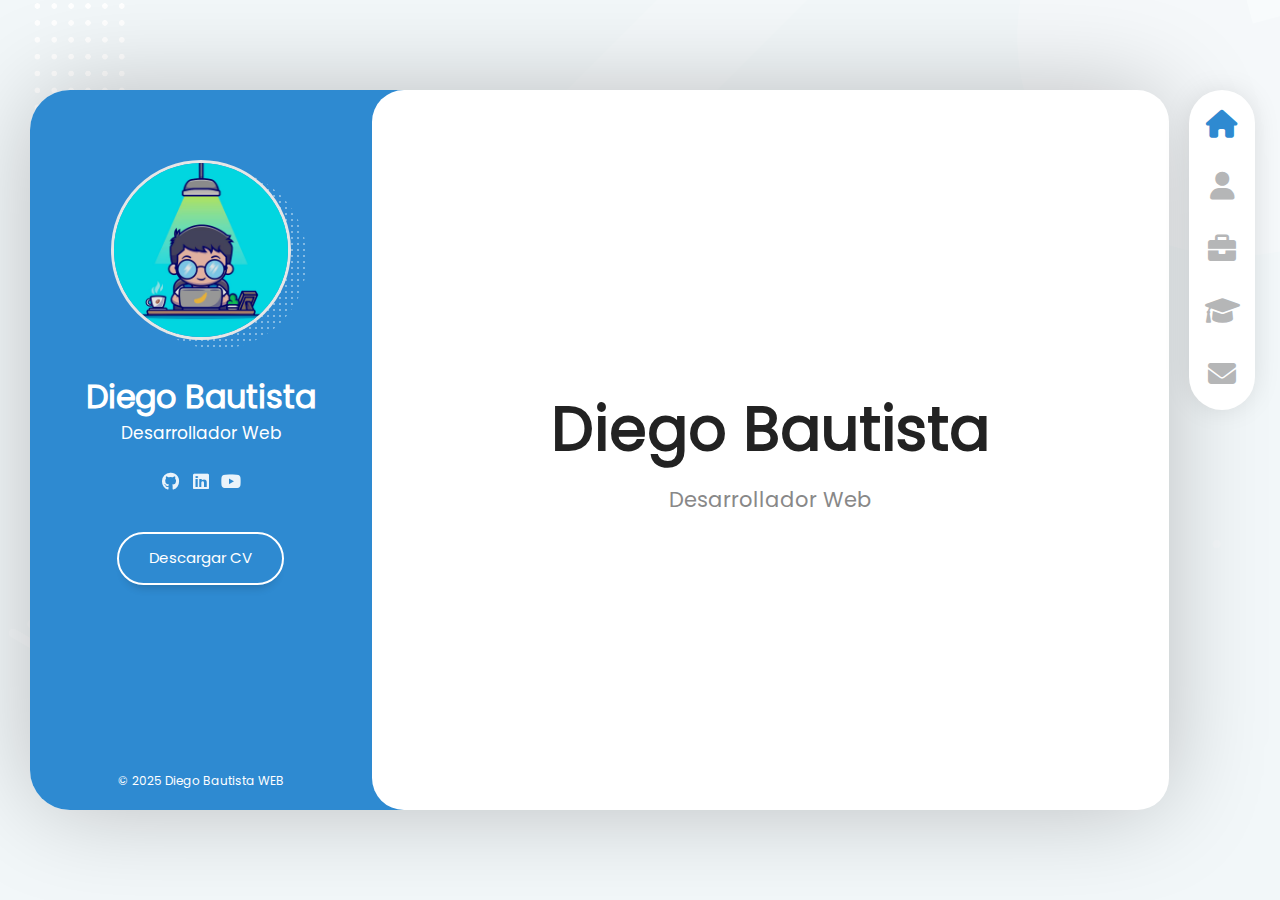
<file: index.html>
<!DOCTYPE html>
<html lang="es">

<head>
    <meta charset="UTF-8">
    <meta name="viewport" content="width=device-width, initial-scale=1.0, maximum-scale=1">
    
    <!-- Estilos -->
    <link rel="stylesheet" href="assets/fonts/poppins/poppins.css">
    <link rel="stylesheet" href="assets/fonts/fontawesome-free-6.1.2-web/css/all.min.css">
    <link rel="stylesheet" href="assets/css/reset.css">
    <link rel="stylesheet" href="assets/css/scroll.css">
    <link rel="stylesheet" href="assets/css/styles.css">
    <link rel="stylesheet" href="assets/css/responsive.css">
    
    <link rel="icon" type="image/png" href="assets/img/icon.png">

    <script src="assets/js/menu.js" defer></script>

    <title>Portafolio - Diego Bautista</title>
</head>

<body>
    <!--Layout principal-->
    <div class="layout">
        <!--Barra lateral-->
        <aside class="layout__aside">

            <section class="aside__user-info">
                <!-- Información general del usuario -->
                <div class="user-info__general">
                    <div class="user-info__container-imagen">
                        <img src="assets/img/perfil_user.avif" class="user-info__image" alt="Foto de perfil">
                    </div>

                    <h2 class="user-info__name">Diego Bautista</h2>
                    <h4 class="user-info__job">Desarrollador Web</h4>
                </div>

                <!-- Menú de navegación -->
                <nav class="layout__menu">
                    <ul class="menu__list">

                        <li class="menu__option">
                            <a href="index.html" class="menu__link menu__link--active">
                                <i class="menu__icon fa-solid fa-house"></i>
                                <span class="menu__overlay">Home</span>
                            </a>
                        </li>
                        <li class="menu__option">
                            <a href="sobre-mi.html" class="menu__link">
                                <i class="menu__icon fa-solid fa-user"></i>
                                <span class="menu__overlay">Sobre mi</span>
                            </a>
                        </li>
                        <li class="menu__option">
                            <a href="portafolio.html" class="menu__link">
                                <i class="menu__icon fa-solid fa-briefcase"></i>
                                <span class="menu__overlay">Portafolio</span>
                            </a>
                        </li>
                        <li class="menu__option">
                            <a href="curriculum.html" class="menu__link">
                                <i class="menu__icon fa-solid fa-graduation-cap"></i>
                                <span class="menu__overlay">Curriculum</span>
                            </a>
                        </li>
                        <!-- <li class="menu__option">
                            <a href="blog.html" class="menu__link">
                                <i class="menu__icon fa-solid fa-book"></i>
                                <span class="menu__overlay">Blog</span>
                            </a>
                        </li> -->
                        <li class="menu__option">
                            <a href="contacto.html" class="menu__link">
                                <i class="menu__icon fa-solid fa-envelope"></i>
                                <span class="menu__overlay">Contacto</span>
                            </a>
                        </li>
                    </ul>
                </nav>

                <div class="user-info__links">
                    <ul class="links__social">
                        <li class="social__option">
                            <a href="https://github.com/DiegoBauti" class="social__link" target="_blank" rel="noopener noreferrer">
                                <i class="social__icon fa-brands fa-github"></i>
                            </a>
                        </li>
                        <li class="social__option">
                            <a href="https://www.linkedin.com/in/diegobautistal/" class="social__link" target="_blank" rel="noopener noreferrer">
                                <i class="social__icon fa-brands fa-linkedin"></i>
                            </a>
                        </li>
                        <li class="social__option">
                            <a href="https://www.youtube.com/@DiegoBautistaml" class="social__link" target="_blank" rel="noopener noreferrer">
                                <i class="social__icon fa-brands fa-youtube"></i>
                            </a>
                        </li>
                    </ul>
                </div>

                <div class="user-info__buttons">
                    <a href="/assets/docs/DiegoBautista_CV.pdf" class="user-info__btn" target="_blank" rel="noopener noreferrer">
                        Descargar CV
                    </a>
                </div>

                <footer class="user-info__footer">
                    &copy; 2025 Diego Bautista WEB
                </footer>
            </section>
        </aside>

        <div class="layout__menu-toggle">
            <i class="menu-toggle__icons fa-solid fa-bars"></i>
            <i class="menu-toggle__icons fa-solid fa-xmark"></i>
        </div>

        <main class="layout__content">
            <section class="content__page">
                <h1 class="page__name">Diego Bautista</h1>
                <h2 class="page__job">Desarrollador Web</h2>
            </section>
        </main>
    </div>
</body>
</html>
</file>
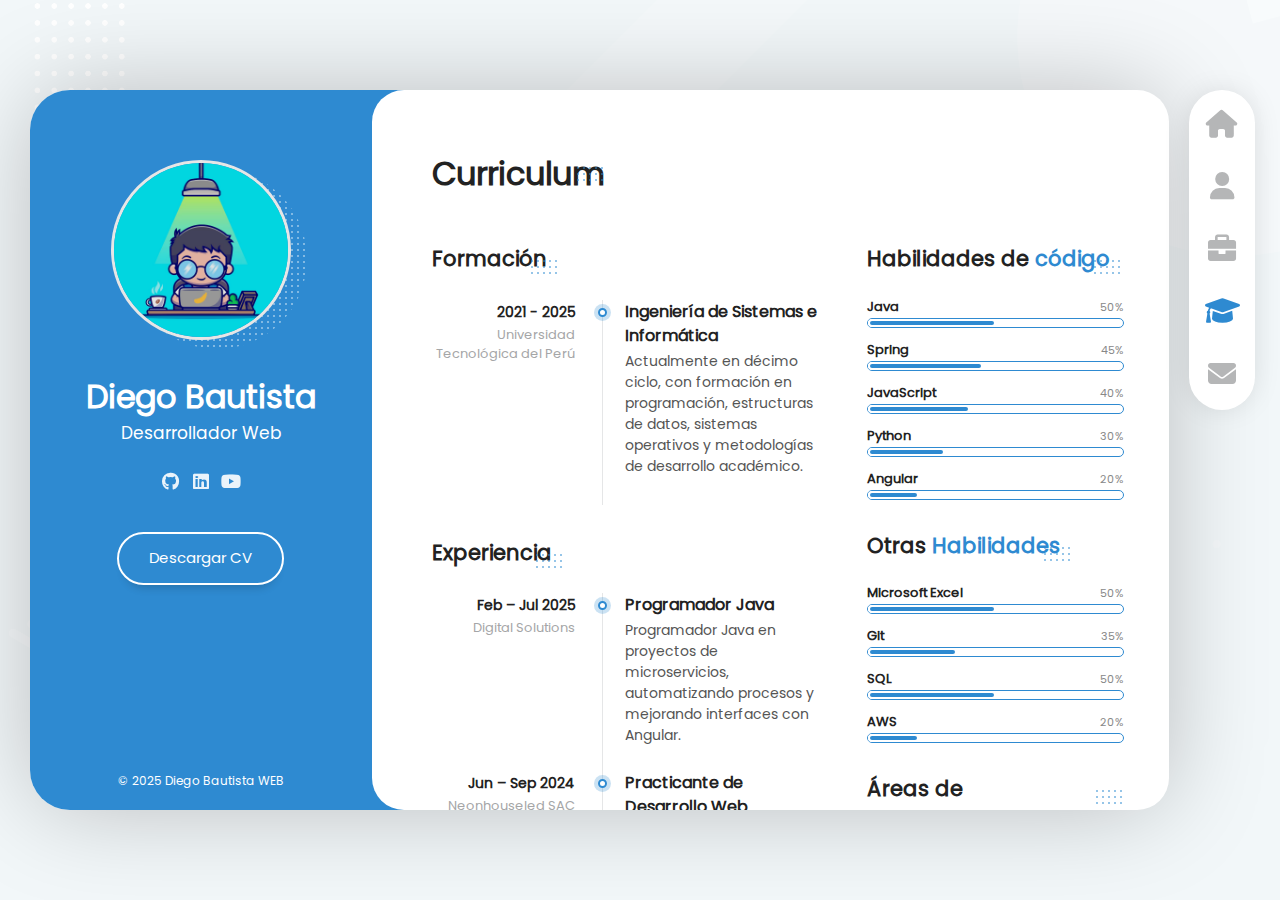
<file: curriculum.html>
<!DOCTYPE html>
<html lang="es">
  <head>
    <meta charset="UTF-8" />
    <meta name="viewport" content="width=device-width, initial-scale=1.0, maximum-scale=1">

    <!-- Estilos -->
    <link rel="stylesheet" href="assets/fonts/poppins/poppins.css" />
    <link
      rel="stylesheet"
      href="assets/fonts/fontawesome-free-6.1.2-web/css/all.min.css"
    />
    <link rel="stylesheet" href="assets/css/reset.css" />
    <link rel="stylesheet" href="assets/css/scroll.css" />
    <link rel="stylesheet" href="assets/css/styles.css" />
    <link rel="stylesheet" href="assets/css/responsive.css">

    <script src="assets/js/menu.js" defer></script>

    <title>Portafolio - Diego Bautista</title>
  </head>

  <body>
    <!--Layout principal-->
    <div class="layout">
      <!--Barra lateral-->
      <aside class="layout__aside">
        <section class="aside__user-info">
          <!-- Información general del usuario -->
          <div class="user-info__general">
            <div class="user-info__container-imagen">
              <img
                src="assets/img/perfil_user.avif"
                class="user-info__image"
                alt="Foto de perfil"
              />
            </div>

            <h2 class="user-info__name">Diego Bautista</h2>
            <h4 class="user-info__job">Desarrollador Web</h4>
          </div>

          <!-- Menú de navegación -->
          <nav class="layout__menu">
            <ul class="menu__list">
              <li class="menu__option">
                <a href="index.html" class="menu__link">
                  <i class="menu__icon fa-solid fa-house"></i>
                  <span class="menu__overlay">Home</span>
                </a>
              </li>
              <li class="menu__option">
                <a href="sobre-mi.html" class="menu__link">
                  <i class="menu__icon fa-solid fa-user"></i>
                  <span class="menu__overlay">Sobre mi</span>
                </a>
              </li>
              <li class="menu__option">
                <a href="portafolio.html" class="menu__link">
                  <i class="menu__icon fa-solid fa-briefcase"></i>
                  <span class="menu__overlay">Portafolio</span>
                </a>
              </li>
              <li class="menu__option">
                <a href="curriculum.html" class="menu__link menu__link--active">
                  <i class="menu__icon fa-solid fa-graduation-cap"></i>
                  <span class="menu__overlay">Curriculum</span>
                </a>
              </li>
              
              <!-- <li class="menu__option">
                <a href="blog.html" class="menu__link">
                  <i class="menu__icon fa-solid fa-book"></i>
                  <span class="menu__overlay">Blog</span>
                </a>
              </li> -->
              <li class="menu__option">
                <a href="contacto.html" class="menu__link">
                  <i class="menu__icon fa-solid fa-envelope"></i>
                  <span class="menu__overlay">Contacto</span>
                </a>
              </li>
            </ul>
          </nav>

           <div class="user-info__links">
                    <ul class="links__social">
                        <li class="social__option">
                            <a href="https://github.com/DiegoBauti" class="social__link" target="_blank" rel="noopener noreferrer">
                                <i class="social__icon fa-brands fa-github"></i>
                            </a>
                        </li>
                        <li class="social__option">
                            <a href="https://www.linkedin.com/in/diegobautistal/" class="social__link" target="_blank" rel="noopener noreferrer">
                                <i class="social__icon fa-brands fa-linkedin"></i>
                            </a>
                        </li>
                        <li class="social__option">
                            <a href="https://www.youtube.com/@DiegoBautistaml" class="social__link" target="_blank" rel="noopener noreferrer">
                                <i class="social__icon fa-brands fa-youtube"></i>
                            </a>
                        </li>
                    </ul>
                </div>

                <div class="user-info__buttons">
                    <a href="/assets/docs/DiegoBautista_CV.pdf" class="user-info__btn" target="_blank" rel="noopener noreferrer">
                        Descargar CV
                    </a>
                </div>

          <footer class="user-info__footer">
            &copy; 2025 Diego Bautista WEB
          </footer>
        </section>
      </aside>

      <div class="layout__menu-toggle">
            <i class="menu-toggle__icons fa-solid fa-bars"></i>
            <i class="menu-toggle__icons fa-solid fa-xmark"></i>
        </div>
        
      <main class="layout__content">
        <section class="content__page content__resume">
          <header class="resume__header">
            <h1 class="resume__title">Curriculum</h1>
          </header>

          <div class="resume__container">
            <section class="resume__left">
              <header class="resume__subheader">
                <h2 class="resume__subtitle">Formación</h2>
              </header>
              <div class="resume__timelines">
                <article class="timelines__timeline">
                  <header class="timeline__header">
                    <h4 class="timeline__year">2021 - 2025</h4>
                    <span class="timeline__company">Universidad Tecnológica del Perú</span>
                  </header>
                  <div class="timeline__divider"></div>
                  <div class="timeline__description">
                    <h3 class="timeline__title">Ingeniería de Sistemas e Informática</h3>
                    <p class="timeline__text">
                      Actualmente en décimo ciclo, con formación en programación, estructuras de datos, sistemas operativos y metodologías de desarrollo académico.                    
                    </p>
                  </div>
                </article>
              </div>

              <header class="resume__subheader">
                <h2 class="resume__subtitle">Experiencia</h2>
              </header>
              <div class="resume__timelines">
                <article class="timelines__timeline">
                  <header class="timeline__header">
                    <h4 class="timeline__year">Feb – Jul 2025</h4>
                    <span class="timeline__company">Digital Solutions</span>
                  </header>
                  <div class="timeline__divider"></div>
                  <div class="timeline__description">
                    <h3 class="timeline__title">Programador Java</h3>
                    <p class="timeline__text">
                      Programador Java en proyectos de microservicios, automatizando procesos y mejorando interfaces con Angular.
                    </p>
                  </div>
                </article>
                <article class="timelines__timeline">
                  <header class="timeline__header">
                    <h4 class="timeline__year">Jun – Sep 2024</h4>
                    <span class="timeline__company">Neonhouseled SAC</span>
                  </header>
                  <div class="timeline__divider"></div>
                  <div class="timeline__description">
                    <h3 class="timeline__title">Practicante de Desarrollo Web</h3>
                    <p class="timeline__text">
                      Practicante de Desarrollo Web, implementando funcionalidades clave, resolviendo incidencias y optimizando la gestión de asistencia.
                    </p>
                  </div>
                </article>
              </div>
            </section>

            <section class="resume__right">

              <header class="resume__subheader">
                <h2 class="resume__subtitle">Habilidades de <span class="subtitle__color">código</span></h2>
              </header>
              <div class="resume__skills">
                <article class="skills_title">
                  <h4 class="skills__text">Java</h4>
                  <span class="skills__number">50%</span>
                </article>

                <div class="skills__progressbar">
                  <div class="skills_percentage  skills_percentage--p1"></div>
                </div>
                <article class="skills_title">
                  <h4 class="skills__text">Spring</h4>
                  <span class="skills__number">45%</span>
                </article>

                <div class="skills__progressbar">
                  <div class="skills_percentage  skills_percentage--p2"></div>
                </div>
                <article class="skills_title">
                  <h4 class="skills__text">JavaScript</h4>
                  <span class="skills__number">40%</span>
                </article>

                <div class="skills__progressbar">
                  <div class="skills_percentage  skills_percentage--p3"></div>
                </div>
                <article class="skills_title">
                  <h4 class="skills__text">Python</h4>
                  <span class="skills__number">30%</span>
                </article>

                <div class="skills__progressbar">
                  <div class="skills_percentage  skills_percentage--p4"></div>
                </div>
                <!-- <article class="skills_title">
                  <h4 class="skills__text">PHP</h4>
                  <span class="skills__number">25%</span>
                </article>

                <div class="skills__progressbar">
                  <div class="skills_percentage  skills_percentage--p5"></div>
                </div> -->
                <article class="skills_title">
                  <h4 class="skills__text">Angular</h4>
                  <span class="skills__number">20%</span>
                </article>

                <div class="skills__progressbar">
                  <div class="skills_percentage  skills_percentage--p6"></div>
                </div>
              </div>

              
              <header class="resume__subheader">
                <h2 class="resume__subtitle">Otras <span class="subtitle__color">Habilidades</span></h2>
              </header>
              <div class="resume__skills">
                <article class="skills_title">
                  <h4 class="skills__text">Microsoft Excel</h4>
                  <span class="skills__number">50%</span>
                </article>

                <div class="skills__progressbar">
                  <div class="skills_percentage skills_percentage--p7"></div>
                </div>
                <article class="skills_title">
                  <h4 class="skills__text">Git</h4>
                  <span class="skills__number">35%</span>
                </article>

                <div class="skills__progressbar">
                  <div class="skills_percentage skills_percentage--p8"></div>
                </div>
                <article class="skills_title">
                  <h4 class="skills__text">SQL</h4>
                  <span class="skills__number">50%</span>
                </article>

                <div class="skills__progressbar">
                  <div class="skills_percentage skills_percentage--p9"></div>
                </div>
                <article class="skills_title">
                  <h4 class="skills__text">AWS</h4>
                  <span class="skills__number">20%</span>
                </article>

                <div class="skills__progressbar">
                  <div class="skills_percentage skills_percentage--p10"></div>
                </div>
              </div>

              <header class="resume__subheader">
                <h2 class="resume__subtitle">Áreas de conocimiento</h2>
              </header>

              <div class="resume__knowledges">
                <ul class="knowledges__list">
                    <li class="knowledges__option">Programación</li>
                    <li class="knowledges__option">Desarrollo web</li>
                    <li class="knowledges__option">Bases de datos</li>
                    <li class="knowledges__option">Frameworks</li>
                </ul>
              </div>

            </section>
          </div>

          <div class="resume__certificates">
            <header class="resume__subheader">
                <h2 class="resume__subtitle">Certificados</h2>
              </header>
              <section class="certificates__container">
                    <article data-category="sql2__uni" data-url="assets\docs\SQL2-Certificado.pdf" class="certificates__certificate">
                        <div class="certificate__logo">
                            <img src="assets/img/certificado-1.png" class="certificates__image" alt="imagen certificado">
                        </div>

                        <div class="certificate__content">
                            <h4 class="certificate__title">SQL Server - Base de datos</h4>
                            <span class="certificate__id">Id Verificación: 016-0006395</span>   
                            <span class="certificate__date">14 Junio 2024</span>
                        </div>
                    </article>
                    <article data-category="python__udemy" data-url="assets\docs\python_udemy.pdf" class="certificates__certificate">
                        <div class="certificate__logo">
                            <img src="assets/img/certificado-1.png" class="certificates__image" alt="imagen certificado">
                        </div>

                        <div class="certificate__content">
                            <h4 class="certificate__title">Máster completo en Python</h4>
                            <span class="certificate__id">Id Verificación: 98dfe333021a</span>   
                            <span class="certificate__date">07 Octubre 2025</span>
                        </div>
                    </article>
              </section>
          </div>
        </section>
      </main>
    </div>
  </body>
</html>
</file>
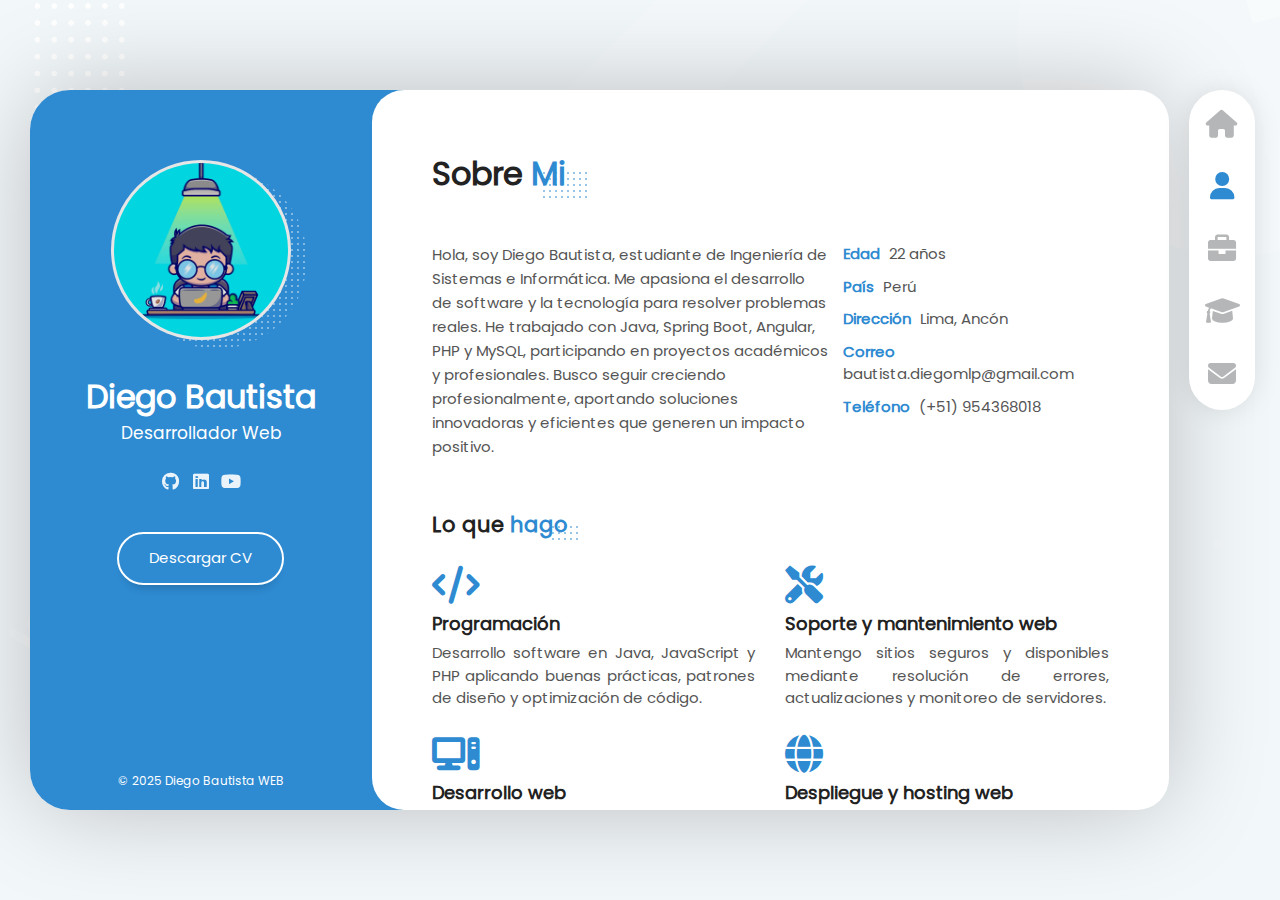
<file: sobre-mi.html>
<!DOCTYPE html>
<html lang="es">

<head>
    <meta charset="UTF-8">
    <meta name="viewport" content="width=device-width, initial-scale=1.0, maximum-scale=1">
    
    <!-- Estilos -->
    <link rel="stylesheet" href="assets/fonts/poppins/poppins.css">
    <link rel="stylesheet" href="assets/fonts/fontawesome-free-6.1.2-web/css/all.min.css">
    <link rel="stylesheet" href="assets/css/reset.css">
    <link rel="stylesheet" href="assets/css/scroll.css">
    <link rel="stylesheet" href="assets/css/styles.css">
    <link rel="stylesheet" href="assets/css/responsive.css">

    <script src="assets/js/menu.js" defer></script>

    <title>Portafolio - Diego Bautista</title>
</head>

<body>
    <!--Layout principal-->
    <div class="layout">
        <!--Barra lateral-->
        <aside class="layout__aside">

            <section class="aside__user-info">
                <!-- Información general del usuario -->
                <div class="user-info__general">
                    <div class="user-info__container-imagen">
                        <img src="assets/img/perfil_user.avif" class="user-info__image" alt="Foto de perfil">
                    </div>

                    <h2 class="user-info__name">Diego Bautista</h2>
                    <h4 class="user-info__job">Desarrollador Web</h4>
                </div>

                <!-- Menú de navegación -->
                <nav class="layout__menu">
                    <ul class="menu__list">

                        <li class="menu__option">
                            <a href="index.html" class="menu__link">
                                <i class="menu__icon fa-solid fa-house"></i>
                                <span class="menu__overlay">Home</span>
                            </a>
                        </li>
                        <li class="menu__option">
                            <a href="sobre-mi.html" class="menu__link menu__link--active">
                                <i class="menu__icon fa-solid fa-user"></i>
                                <span class="menu__overlay">Sobre mi</span>
                            </a>
                        </li>
                        <li class="menu__option">
                            <a href="portafolio.html" class="menu__link">
                                <i class="menu__icon fa-solid fa-briefcase"></i>
                                <span class="menu__overlay">Portafolio</span>
                            </a>
                        </li>
                        <li class="menu__option">
                            <a href="curriculum.html" class="menu__link">
                                <i class="menu__icon fa-solid fa-graduation-cap"></i>
                                <span class="menu__overlay">Curriculum</span>
                            </a>
                        </li>
                        
                        <!-- <li class="menu__option">
                            <a href="blog.html" class="menu__link">
                                <i class="menu__icon fa-solid fa-book"></i>
                                <span class="menu__overlay">Blog</span>
                            </a>
                        </li> -->
                        <li class="menu__option">
                            <a href="contacto.html" class="menu__link">
                                <i class="menu__icon fa-solid fa-envelope"></i>
                                <span class="menu__overlay">Contacto</span>
                            </a>
                        </li>
                    </ul>
                </nav>

                <div class="user-info__links">
                    <ul class="links__social">
                        <li class="social__option">
                            <a href="https://github.com/DiegoBauti" class="social__link" target="_blank" rel="noopener noreferrer">
                                <i class="social__icon fa-brands fa-github"></i>
                            </a>
                        </li>
                        <li class="social__option">
                            <a href="https://www.linkedin.com/in/diegobautistal/" class="social__link" target="_blank" rel="noopener noreferrer">
                                <i class="social__icon fa-brands fa-linkedin"></i>
                            </a>
                        </li>
                        <li class="social__option">
                            <a href="https://www.youtube.com/@DiegoBautistaml" class="social__link" target="_blank" rel="noopener noreferrer">
                                <i class="social__icon fa-brands fa-youtube"></i>
                            </a>
                        </li>
                    </ul>
                </div>

                <div class="user-info__buttons">
                    <a href="/assets/docs/DiegoBautista_CV.pdf" class="user-info__btn" target="_blank" rel="noopener noreferrer">
                        Descargar CV
                    </a>
                </div>

                <footer class="user-info__footer">
                    &copy; 2025 Diego Bautista WEB
                </footer>
            </section>
        </aside>

        <div class="layout__menu-toggle">
            <i class="menu-toggle__icons fa-solid fa-bars"></i>
            <i class="menu-toggle__icons fa-solid fa-xmark"></i>
        </div>

        <main class="layout__content">
            <section class="content__page content__about">
                <header class="about__header">
                    <h1 class="about__title"> Sobre <span class="title__color">Mi</span> </h1>
                </header>
                
                <section class="about__personal-info">
                    <article class="personal-info__bio">
                        <p class="personal-info__description">
                            Hola, soy Diego Bautista, estudiante de Ingeniería de Sistemas e Informática. Me apasiona el desarrollo de software y la tecnología para resolver problemas reales. He trabajado con Java, Spring Boot, Angular, PHP y MySQL, participando en proyectos académicos y profesionales. Busco seguir creciendo profesionalmente, aportando soluciones innovadoras y eficientes que generen un impacto positivo.</p>
                    </article>
                    
                    <div class="personal-info__data">
                        <ul class="personal-info__list">
                            <li class="personal-info-option">
                                <span class="personal-info__title">Edad</span>
                                <span class="personal-info__value">22 años</span>
                            </li>
                            <li class="personal-info-option">
                                <span class="personal-info__title">País</span>
                                <span class="personal-info__value">Perú</span>
                            </li>
                            <li class="personal-info-option">
                                <span class="personal-info__title">Dirección</span>
                                <span class="personal-info__value">Lima, Ancón</span>
                            </li>
                            <li class="personal-info-option">
                                <span class="personal-info__title">Correo</span>
                                <span class="personal-info__value">bautista.diegomlp@gmail.com</span>
                            </li>
                            <li class="personal-info-option">
                                <span class="personal-info__title">Teléfono</span>
                                <span class="personal-info__value">(+51) 954368018</span>
                            </li>
                        </ul>
                    </div>
                </section>
                
                <section class="about__services">
                    <header class="services__header">
                        <h2 class="services__title">
                            Lo que <span class="title__color">hago</span>
                        </h2>
                    </header>

                    <div class="services__container">
                        <article class="services__service">
                            <div class="service__icon">
                                <i class="service__real-icon fa-solid fa-code"></i>
                                <div class="service__content">
                                    <h3 class="service__title">Programación</h4>
                                    <p class="service__description">
                                      Desarrollo software en Java, JavaScript y PHP aplicando buenas prácticas, patrones de diseño y optimización de código.
                                    </p>
                                </div>
                            </div>
                        </article>

                        <article class="services__service">
                            <div class="service__icon">
                                <i class="service__real-icon fa-solid fa-solid fa-screwdriver-wrench"></i>
                                <div class="service__content">
                                    <h3 class="service__title">Soporte y mantenimiento web</h4>
                                    <p class="service__description">
                                       Mantengo sitios seguros y disponibles mediante resolución de errores, actualizaciones y monitoreo de servidores.
                                    </p>
                                </div>
                            </div>
                        </article>
                        <article class="services__service">
                            <div class="service__icon">
                                <i class="service__real-icon fa-solid fa-computer"></i>
                                <div class="service__content">
                                    <h3 class="service__title">Desarrollo web</h4>
                                    <p class="service__description">
                                        Construyo interfaces responsivas e interactivas con HTML, CSS, JavaScript y Angular, integrando APIs y frameworks modernos.
                                    </p>
                                </div>
                            </div>
                        </article>
                        <article class="services__service">
                            <div class="service__icon">
                                <i class="service__real-icon fa-solid fa-globe"></i>
                                <div class="service__content">
                                    <h3 class="service__title">Despliegue y hosting web</h4>
                                    <p class="service__description">
                                      Gestiono despliegue en servidores seguros y escalables como AWS, Heroku o Vercel, asegurando rendimiento, monitoreo y disponibilidad 24/7.
                                    </p>
                                </div>
                            </div>
                        </article>
                    </div>
                </section>
<!-- 
                <section class="about__reviews">
                    <header class="reviews__header">
                        <h2 class="reviews__title">
                            Reseñas
                        </h2>
                    </header>

                    <div class="reviews__container">
                        <article class="reviews_review">
                            <div class="review__image-container">
                                <img src="assets/img/testimonio1.jpg" class="review__image" alt="cara de un cliente">
                            </div>
                            <div class="review__description">
                                <p class="review__text">
                                    Lorem ipsum dolor sit amet consectetur adipisicing elit. Totam cupiditate quidem laudantium repellat. Id totam repellendus obcaecati nisi natus ab beatae eligendi facere, tempora quis officiis rerum cum distinctio illum.
                                </p>
                            </div>
                            <div class="review__autor">
                                <div class="review__autor-info">
                                    <h4 class="review__name">Ana López</h4>
                                    <h5 class="reviews__company">Developers S.A</h5>
                                </div>
                                <div class="review__author-icon">
                                    <i class="review__icon fa-solid fa-quote-right"></i>
                                </div>
                            </div>
                        </article>

                        <article class="reviews_review">
                            <div class="review__image-container">
                                <img src="assets/img/testimonio2.jpg" class="review__image" alt="cara de un cliente">
                            </div>
                            <div class="review__description">
                                <p class="review__text">
                                    Lorem ipsum dolor sit amet consectetur adipisicing elit. Totam cupiditate quidem laudantium repellat. Id totam repellendus obcaecati nisi natus ab beatae eligendi facere, tempora quis officiis rerum cum distinctio illum.
                                </p>
                            </div>
                            <div class="review__autor">
                                <div class="review__autor-info">
                                    <h4 class="review__name">Ruben Martinez</h4>
                                    <h5 class="reviews__company">Indra S.A</h5>
                                </div>
                                <div class="review__author-icon">
                                    <i class="review__icon fa-solid fa-quote-right"></i>
                                </div>
                            </div>
                        </article>
                    </div>
                </section> -->

                <!-- <section class="about__clients">
                    <header class="clients__header">
                        <h2 class="clients__title">Clientes</h2>
                    </header>
                    <div class="clients__container">
                        <article class="clients__item">
                            <a href="#" class="clients__link">
                                <img src="assets/img/cliente-1.png" class="clients__img" alt="logo cliente">
                            </a>
                        </article>
                        <article class="clients__item">
                            <a href="#" class="clients__link">
                                <img src="assets/img/cliente-2.png" class="clients__img" alt="logo cliente">
                            </a>
                        </article>
                        <article class="clients__item">
                            <a href="#" class="clients__link">
                                <img src="assets/img/cliente-3.png" class="clients__img" alt="logo cliente">
                            </a>
                        </article>
                        <article class="clients__item">
                            <a href="#" class="clients__link">
                                <img src="assets/img/cliente-4.png" class="clients__img" alt="logo cliente">
                            </a>
                        </article>
                        <article class="clients__item">
                            <a href="#" class="clients__link">
                                <img src="assets/img/cliente-5.png" class="clients__img" alt="logo cliente">
                            </a>
                        </article>
                    </div>
                </section> -->

                <!-- <section class="about__prices">
                    <header class="prices__header">
                        <h2 class="prices__title">Precios</h2>
                    </header>

                    <div class="prices__container">
                        <article class="prices__box">
                            <div class="price__subtitle">
                                <span class="prices__text">Normal</span>
                            </div>
                            <div class="prices__price">
                                <span class="prices__number">S/20</span>
                                <small class="prices__advice">Al mes</small>
                            </div>
                            <div class="prices__buy">
                                <a href="#" class="prices__btn">
                                    Prueba Gratis
                                </a>
                            </div>
                            <div class="prices__reward">
                                Un curso de desarrollo web
                            </div>
                            <div class="prices__reward">
                                Soporte a preguntas y dudas
                            </div>
                            <div class="prices__reward">
                                Certificado de finalización
                            </div>
                        </article>
                        <article class="prices__box">
                            <div class="price__subtitle">
                                <span class="prices__text">Premium</span>
                            </div>
                            <div class="prices__price">
                                <span class="prices__number">S/50</span>
                                <small class="prices__advice">Al mes</small>
                            </div>
                            <div class="prices__buy">
                                <a href="#" class="prices__btn">
                                    Prueba Gratis
                                </a>
                            </div>
                            <div class="prices__reward">
                                Cinco cursos de desarrollo web
                            </div>
                            <div class="prices__reward">
                                Soporte a preguntas y dudas prioritario
                            </div>
                            <div class="prices__reward">
                                Certificado de finalización
                            </div>
                        </article>
                    </div>
                </section> -->

                <!-- <div class="about__extra">
                    <header class="extra__header">
                        <h2 class="extra__title">Información <span class="title__color">Extra</span></h2>
                    </header>
                    <div class="extra__container">
                        <article class="extra__info">
                            <i class="extra__icon fa-solid fa-heart"></i>
                            <h4 class="extra__subtitle">Alumnos contentos</h4>
                            <span class="extra__quantity">375.000</span>
                        </article>
                        <article class="extra__info">
                            <i class="extra__icon fa-solid fa-clock"></i>
                            <h4 class="extra__subtitle">Horas de contenido</h4>
                            <span class="extra__quantity">800</span>
                        </article>
                        <article class="extra__info">
                            <i class="extra__icon fa-solid fa-star"></i>
                            <h4 class="extra__subtitle">Puntuación</h4>
                            <span class="extra__quantity">10</span>
                        </article>
                    </div>
                </div> -->
            </section>
        </main>
    </div>
</body>
</html>
</file>
<file: assets/fonts/poppins/poppins.css>
@font-face {
    font-family: "Poppins";
    src: url("./Poppins-Regular.ttf") format("truetype");
    font-weight: 400;
    font-style: normal;
}
</file>
<file: assets/css/scroll.css>
:root{
    --color-scrollbar:#D3D3D4;
    --color-background-scrollbar:#EEEEEE;
}

/* SCROLL CHROME */
.content__page::-webkit-scrollbar{
    width: 25px;
    background: transparent;
}

.content__page::-webkit-scrollbar-thumb{
    border: 10px solid transparent;
    box-shadow: none;
    border-radius: 40px;
}

.content__page:hover::-webkit-scrollbar-thumb{
    box-shadow: inset 0 0 0 10px var(--color-scrollbar);
}
.content__page:hover::-webkit-scrollbar-thumb:hover{
    border: 8px solid transparent;
    box-shadow: inset 0 0 0 10px var(--color-secondary);
}

.content__page::-webkit-scrollbar-track{
    background-color: transparent;
    margin: 40px 0;
}

/* SCROLL MOZ */
@-moz-document url-prefix() {
    .content__page{
        scrollbar-width: thin;
        scrollbar-color: var(--color-scrollbar) transparent; 
        border-radius: 3.2rem 0 0 3.2rem !important;
    }
}

/* SCROLL CHROME BARRA LATERAL */

.layout__aside::-webkit-scrollbar{
    width: 25px;
    background: var(--color-secondary);
}

.layout__aside::-webkit-scrollbar-thumb{
    border: 10px solid transparent;
    box-shadow: none;
    border-radius: 40px;
}

.layout__aside:hover::-webkit-scrollbar-thumb{
    box-shadow: inset 0 0 0 10px var(--color-principal);
}
.layout__aside:hover::-webkit-scrollbar-thumb:hover{
    border: 8px solid transparent;
}

.layout__aside::-webkit-scrollbar-track{
    background-color: transparent;
    margin: 40px 0;
}

/* SCROLL MOZ LATERAL */
@-moz-document url-prefix() {
    .content__page{
        scrollbar-width: thin;
        scrollbar-color: var(--color-scrollbar) transparent; 
        border-radius: 3.2rem 0 0 3.2rem !important;
    }
    .layout__aside{
        scrollbar-width: thin;
        scrollbar-color: var(--color-scrollbar) var(--color-secondary); 
    }
}
</file>
<file: assets/css/styles.css>
/*VARIABLES*/
:root{
    --color-principal:#FFFFFF;
    --color-secondary: #2e8ad1;
    --color-background:#F2F7F9;
    --color-icon:#B5B6B7;
    --color-subtitles:#888888;
    --color-titles:#222222;
    --color-text:#555555;
    --color-border-reviews:#E5E6E7;
    --color-company:#A5A6A7;
    --color-background-certificate:#F5F5F5;
    --color-background-contact:#FCFCFC;
    --color-transparent: transparent;
}

/* ESTILOS GENERALES*/

html{
    font-size: 62.5%;
}

body{
    width: 100%;
    height: 100%;
    font-family: 'Poppins',Helvetica,sans-serif;
    font-size: 1.5rem;
    background-color: var(--color-background);
    color: var(--color-text);
}

h1,h2,h3,h4,h5,h6{
    color: var(--color-titles);
}

/* IMAGEN DE FONDO */
body{
    background-image: url("../img/fondo.png ");
    background-size: cover;
    background-repeat: no-repeat;
    background-position: -20px -120px;
}

/* LAYOUT */
.layout{
    position: relative; 
    min-width: 1170px;
    width: 75%;
    height: 80vh;
    min-height: 80vh;
    margin: 10vh auto;

    display: grid;
    grid-template-areas: "aside content";
    grid-template-columns: 30% 70%;
    
    border-radius: 4rem;
    box-shadow: 0 0 100px -5px rgba(0,0,0,0.25);
}

/* BARRA LATELRAL */
.layout__aside{
    grid-area: aside;
    border-radius: 4rem 0 0 4rem;
    overflow: auto;
    overflow-x: hidden;
}

.aside__user-info{
    display: flex;
    flex-direction: column;
    align-items: center;
    text-align: center;

    min-height: 100%;
    min-width: 30rem;

    background-color: var(--color-secondary);
    color: var(--color-principal);
}

.user-info__container-imagen{
    position: relative;
    display: inline-block;
    width: 18rem;
    margin-top: 7rem;
    z-index: 1;
}
.user-info__image{
    width: 100%;
    filter: brightness(0.9);
    background-color: var(--color-principal);
    border: 0.3rem solid var(--color-principal);
    border-radius: 20rem;
}

.user-info__container-imagen::after{
    content: '';
    position: absolute;
    top: 5%;
    left: 9%;
    z-index: -1;
    width: 100%;
    height: 100%;
    background-image: -webkit-repeating-radial-gradient(center center, var(--color-principal),var(--color-principal) 1px, transparent 0px,transparent 100%);
    background-size: 0.6rem 0.6rem;
    border-radius: 30rem;
    opacity: 0.4;
}

.user-info__name{
    margin-top: 2.6rem;
    font-size: 3.2rem;
    font-weight: bold;
    color: var(--color-principal);
}
.user-info__job{
    font-size: 1.7rem;
    font-weight: 200;
    color: var(--color-principal);
}

.layout__menu{
    z-index: 3;
    display: none;
}

.user-info__links{
    margin-bottom: 3.6rem;
}
.links__social{
    text-align: center;
    margin-top: 2rem;
    display: flex;
}

.social__option{
    height: 3rem;
    width: 3rem;
    font-size: 1.8rem;
    line-height: 3.2rem;
    opacity: 0.9;
    border-radius: 3rem;
    transition: all 300ms ease-in-out;
}

.social__option:hover{
    opacity: 1;
    background-color: rgba(255, 255, 255,0.20);
}

.user-info__buttons{
    margin-bottom: 4rem;
}

.user-info__btn{
    padding: 1.3rem 3rem;
    border: 2px solid var(--color-principal);
    border-radius: 3.2rem;
    color: var(--color-principal);
    box-shadow: 0 10px 10px -8px rgba(0,0,0,0.20);
    transition: all 300ms ease-in-out;
}

.user-info__btn:hover{
    background-color: var(--color-principal);
    color: var(--color-secondary);
}

.user-info__footer{
    position: absolute;
    bottom: 2rem;
    font-size: 1.2rem;
}

/* CONTENEDOR PRINCIPAL */

.layout__content{
    grid-area: content;
    height: 100%;
    min-height: 100%;
    
    background-color: var(--color-secondary);
    border-radius: 0 10rem 10rem 0;
}

.content__page{
    min-height: 100%;
    background-color: var(--color-principal);
    border-radius: 3.2rem;

    display: flex;
    flex-direction: column;
    justify-content: center;
    align-items: center;
}

.page__name{
    font-size: 6rem;
    margin-bottom: 1rem;
}

.page__job{
    font-size: 2.1rem;
    font-weight: lighter;
    color: var(--color-subtitles);
}

/* MENU DE NAVEGACION LATERAL */

.layout__menu{
    display: block;
    position: absolute;
    top: 0;
    right: -10.5rem;
    min-width: 11rem;
    background-color: var(--color-transparent);
}

.menu__list{
    position: relative;
    display: flex;
    flex-direction: column;
    justify-content: space-between;
    align-items: center;
    width: 60%;
    min-height: 32rem;
    padding: 2rem 0;
    margin-left: 2.5rem;
    background-color: var(--color-principal);
    box-shadow: 0 0 3rem -0.5rem rgba(0,0,0,0.15);
    border-radius: 6rem;
}

.menu__option{
    display: block;
    width: 100%;
    text-align: center;
}

.menu__icon{
    color: var(--color-icon);
    font-size: 2.8rem;
    transition: all 300ms ease-in-out;
}

.menu__option:hover .menu__icon,
.menu__link--active .menu__icon{
    color: var(--color-secondary);
}

.menu__overlay{
    position: absolute;
    right: 0;
    margin-top: -3.2rem;
    opacity: 0;
    padding: 0.5rem 1rem;
    display: block;
    color: var(--color-principal);
    background-color: var(--color-secondary);
    white-space: nowrap;
    transition: all 300ms ease-in-out;
}

.menu__option:hover .menu__overlay{
    opacity: 1;
    right: 100%;
}

/* ESTILOS GENERALES SOBRE MI Y OTRAS PÁGINAS */
.content__about,
.content__resume,
.content__portfolio,
.content__blog,
.content__contact{
    display: block;
    height: 100%;
    min-height: 100%;
    padding: 6rem 3rem 6rem 6rem;
    overflow: auto;
}

.about__header,
.resume__header,
.portfolio__header,
.blog__header,
.contact__header{
    display: inline-block;
    margin-bottom: 4.5rem;
}

.about__title,
.resume__title,
.portfolio__title,
.blog__title,
.contact__title{
    font-size: 3.2rem;
    position: relative;
}

.about__title::after,
.resume__title::after,
.portfolio__title::after,
.blog__title::after,
.contact__title::after{
    content: '';
    position: absolute;
    top: 2rem;
    right: -2.5rem;
    width: 5rem;
    height: 3rem;
    background-image: -webkit-repeating-radial-gradient(center center, var(--color-secondary),var(--color-secondary) 1px, transparent 0, transparent 100%);
    background-size: 6px 6px;    
    opacity: 0.5;
}

.title__color,
.subtitle__color{
    color: var(--color-secondary);
}

.about__personal-info{
    display: flex; 
    width: 100%;
    margin-bottom: 5rem;
}

.personal-info__bio{
    flex-basis: 56%;
}

.personal-info__description{
    font-size: 1.5rem;
    line-height: 2.4rem;
}

.personal-info__data{
    width: 44%;
    padding: 0 1.5rem;
}

.personal-info-option{
    margin-bottom: 1rem;
}

.personal-info__title{
    margin-right: 0.5rem;
    color: var(--color-secondary);
    font-weight: 600;
}

/* ESTILOS COMPARTIDOS*/ 
.about__services,
.about__reviews,
.about__clients,
.about__prices,
.about__extra_{
    width: 100%;
    margin-bottom: 3rem;
}

.services__header,
.reviews__header,
.clients__header,
.prices__header,
.extra__header,
.resume__subheader,
.contact__form-header{
    display: inline-block;
    padding-right: 1.2rem;
    position: relative;
    margin-bottom: 2.5rem;
}

.services__title,
.reviews__title,
.clients__title,
.prices__title,
.extra__title,
.resume__subtitle,
.form-header__title{
    font-size: 2.1rem;
}

.services__title::after,
.reviews__title::after,
.clients__title::after,
.prices__title::after,
.resume__title::after,
.resume__subtitle::after,
.form-header__title::after{
    content: '';
    position: absolute;
    top: 1.5rem;
    right: 0px;
    width: 3rem;
    height: 2rem;
    background-image: -webkit-repeating-radial-gradient(center center, var(--color-secondary),var(--color-secondary) 1px, transparent 0, transparent 100%);
    background-size: 6px 6px;   
    opacity: 0.5; 
}

/* SERVICIOS */

.services__container{
    width: 100%;
    display: flex;
    flex-wrap: wrap;
}

.services__service{
    flex-basis: calc(50% - 3rem);
    margin-right: 3rem;
    margin-bottom: 2.5rem;
}

.service__real-icon{
    color: var(--color-secondary);
    font-size: 3.8rem;
}

.service__title{
    font-size: 1.8rem;
    margin: 0.5rem 0;
}

.service__description{
    font-size: 1.5rem;
    text-align: justify;
}

/* RESEÑAS */

.reviews__container{
    width: 100%;
    display: flex;
    flex-wrap: wrap;
}

.reviews_review{
    flex-basis: calc(50% - 2.5rem);

    border: 2px solid var(--color-border-reviews);
    border-radius: 2rem;
    padding: 0 2.5rem 2.5rem 1.5rem;
    margin-right: 2.5rem;
    margin-top: 4.5rem;
    margin-bottom: 1rem;
}

.review__image-container{
    width: 100%;
}

.review__image{
    max-width: 9rem;
    max-height: 9rem;
    margin: 0 auto;
    margin-top: -4.5rem;
    margin-bottom: 2rem;
    border-radius: 9rem;
    box-shadow: 0 10px 10px -8px rgba(0,0,0,0.22);
}

.review__description{
    margin-bottom: 1rem;
}

.review__text{
    font-size: 1.5rem;
    line-height: 2.4rem;
}

.review__autor{
    margin-top: 2rem;
    display: flex;
    justify-content: space-between;
}

.review__name{
    margin-bottom: 0.5rem;
    font-size: 1.5rem;
}

.review__company{
    color: var(--color-company);
    font-weight: 300;
    font-size: 1.3rem;
}

.review__icon{
    font-size: 4rem;
    opacity: 0.5;
    color: var(--color-secondary);
}

/* CLIENTES */
.about__clients{
    width: 100%;
    margin-bottom: 2rem;
}

.clients__header{
    margin-bottom: 3rem;
}

.clients__container{
    display: flex;
    justify-content: space-between;
}

.clients__link{
    display: block;
    width:100%;
    opacity: 0.7;
    transition: all 300ms linear;
}

.clients__link:hover{
    opacity: 1;
}

.clients__img{
    width: 14.5rem;
    padding: 1.5rem;
    margin-bottom: 1.5rem;
}

/* PRECIOS */
.prices__container{
    margin-bottom: 5rem;
    display: flex;
}

.prices__box{
    flex-basis: 50%;
    height: 100%;
    margin-right: 3rem;
    padding: 3rem;
    border: 2px solid var(--color-border-reviews);
    border-radius: 2.5rem;
    text-align: center;
    transition: all 300ms ease-in-out;
}

.prices__box:last-of-type{
    margin-right: 0rem;
}

.prices__box:hover,
.extra__info:hover{
    box-shadow: 0 18px 24px -5px rgba(0,0,0,0.15);
    transform: translateY(-1rem);
}

.price__subtitle{
    margin-bottom: 3rem;
}

.prices__text{
    position: relative;
    display: inline-block;
}

.prices__box:hover .prices__text::after{
    content: '';
    height: 0.2rem;
    background-color: var(--color-secondary);
    position: absolute;
    left: 0;
    right: 0;
    bottom: -0.3rem;
}

.prices_price{
    padding-bottom: 1rem;

}

.prices__number{
    display: block;
    font-size: 4.2rem;
    line-height: 1;
    color: var(--color-titles);
}

.prices__advice{
    display: block;
    color: var(--color-subtitles);
}

.prices__buy{
    padding-top: 2.5rem;
    padding-bottom: 3rem;
}

.prices__btn{
    display: inline-block;
    border: 2px solid var(--color-border-reviews);
    box-shadow: 0 10px 10px -8px var(--color-border-reviews);
    border-radius: 3rem;
    padding: 1.2rem 3.1rem;
    transition: all 300ms ease-in-out;
}

.prices__btn:hover{
    background-color: var(--color-secondary);
    color: var(--color-principal);
    border: 2px solid var(--color-secondary);
}

.prices__reward{
    font-size: 1.4rem;
    padding: 0.6rem 0;
}

/* EXTRA */

.extra__container{
    width: 100%;
    margin-bottom: 1.5rem;
    display: flex;
    flex-direction: row;
    justify-content: space-between;
    flex-wrap: wrap;
}

.extra__info{
    flex-basis: 30%;
    border: 2px solid var(--color-border-reviews);
    text-align: center;
    border-radius: 1rem;
    padding: 2.5rem 1rem;
    transition: all 300ms ease-in-out;
}

.extra__info:hover{
    transform: translateY(-.5rem);
}

.extra__icon{
    font-size: 3.3rem;
    color: var(--color-secondary);
    margin-bottom: 1rem;
}

.extra__subtitle{
    font-size: 1.5rem;
    margin: 1.5rem;
}

.extra__quantity{
    display: block;
    font-size: 3.6rem;
    line-height: 5rem;
    margin: 1.5rem 1rem 0 1rem;
    color: var(--color-subtitles);
}

/* CURRICULUM */

.resume__container{
    width: 100%;
    display: flex;
}

.resume__left{
    flex-basis: 58%;
    margin-right: 1.5rem;
}

.resume__timelines{
    margin-bottom: 5rem;
}

.timelines__timeline{
    position: relative;
    width: 100%;
    margin-bottom: 1.5rem;
    display: flex;
}

.timeline__header{
    flex-basis: 50%;
    text-align: right;
    padding-right: 2.5rem;
}

.timeline__year{
    margin: .3rem 0;
    line-height: 1.9rem;
    font-size: 1.4rem;
}

.timeline__company{
    display: block;
    font-size: 1.3rem;
    font-weight: lighter;
    color: var(--color-company);
}

.timeline__description{
    width: 70%;
    padding-left: 2.5rem;
    padding-right: 1.5rem ;
}

.timeline__title{
    font-size: 1.6rem;
    margin-bottom: .3rem;
}

.timeline__text{
    font-size: 1.4rem;
    margin-bottom: 1rem;
}

.timeline__divider{
    position: absolute;
    top: 0;
    left: 42%;
    bottom: -1.8rem;
    width: 1px;
    height: auto;
    background-color: var(--color-border-reviews);
}

.timeline__divider::before{
    position: absolute;
    content: '';
    margin: .4rem 0 0 -.8rem;
    width: 1.7rem;
    height: 1.7rem;
    background-color: var(--color-secondary);
    border-radius: 10rem;
    opacity: .25;
}

.timeline__divider::after{
    position: absolute;
    content: '';
    margin: .8rem 0 0 -.4rem;
    width: .9rem;
    height: .9rem;
    background-color: var(--color-principal);
    border-radius: 10rem;
    border: 2px solid var(--color-secondary);
    opacity: 1;
}

/* CURRICULUM DERECHA */
.resume__right{
    flex-basis: 41%;
    padding: 0 1.5rem;
}

.resume__skills{
    width: 100%;
    margin-bottom: 3rem;
}

.skills_title{
    display: flex;
    justify-content: space-between;
}

.skills__text{
    font-size: 1.3rem;
    line-height: 1.4rem;
    margin-bottom: .4rem;
}

.skills__number{
    font-size: 1.1rem;
    line-height: 1.4rem;
    margin-bottom: .4rem;
    color: var(--color-subtitles);
}

.skills__progressbar{
    height: 1rem;
    border:1px solid var(--color-secondary);
    border-radius:1rem;
    background-color: var(--color-principal);
    margin-bottom: 1.5rem;
}

.skills_percentage{
    background-color: var(--color-secondary);
    border: 2px solid var(--color-principal);
    height: .8rem;
    border-radius: 1rem;
}

.skills_percentage--p1{
    width: 50%;
}
.skills_percentage--p2{
    width: 45%;
}
.skills_percentage--p3{
    width: 40%;
}
.skills_percentage--p4{
    width: 30%; 
}
/* .skills_percentage--p5{
    width: 25%; 
} */
.skills_percentage--p6{
    width: 20%; 
}
.skills_percentage--p7{
    width: 50%; 
}
.skills_percentage--p8{
    width: 35%; 
}
.skills_percentage--p9{
    width: 50%; 
}
.skills_percentage--p10{
    width: 20%; 
}

.knowledges__list{
    display: flex;
    flex-wrap: wrap;
}

.knowledges__option{
    font-size: 1.3rem;
    padding: .4rem 1rem;
    margin: .3rem .3rem;
    background-color: var(--color-secondary);
    border-radius: .3rem;
    color: var(--color-principal);
}

.certificates__container{
    display: flex;
    flex-wrap: wrap;
    gap: 2rem;

}

.certificates__certificate{
    flex-basis: calc(50% - 1.5rem);
    border: 2px solid var(--color-border-reviews);
    border-radius: .8rem;
    display: flex;
    cursor: pointer;
}

.certificate__logo{
    display: flex;
    justify-content: center;
    align-items: center;
    flex-basis: 30%;
    height:100%;
    padding: 2.5rem;
    background-color: var(--color-background-certificate);
}

.certificates__image{
    width: 100%;
}

.certificate__content{
    padding: 2rem 2.5rem;
    flex-basis: 70%;
}

.certificate__title{
    font-size: 1.6rem;
    margin-bottom: .5rem;
}

.certificate__id{
    display: block;
    font-size: 1.3rem;
    color: var(--color-subtitles);
    margin-bottom: .3rem;
}

.certificate__date{
    font-size: 1.2rem;
    color: var(--color-subtitles);
    opacity: .9;
}

/* PORTFOLIO */
.portfolio__navbar{
    margin-bottom: 3rem;
}

.portfolio__menu{
    display: flex;
    flex-wrap: wrap;
    gap: 1.5rem;
}

.portfolio__option{
    font-size: 1.3rem;
    opacity: .7;
}

.portfolio__option--active{
    opacity: 1;
}

.portfolio__link{
    cursor: pointer;
}

.portfolio__link:hover{
    color: var(--color-secondary);
    text-shadow: 0 0 1px rgba(0,0,0,0.25);
}

.portfolio__gallery{
    display: flex;
    flex-wrap: wrap;    
}

.gallery__item{
    position: relative;
    flex-basis: 33%;
    padding: .7rem;
}

.gallery__container-image{
    overflow: hidden;
}

.gallery__image{
    transition: all 300ms ease-in-out;
}

.gallery__item:hover .gallery__image{
    transform: scale(1.1);
}

.gallery__title{
    font-size: 1.6rem;
    padding: 1.5rem 0;
    font-weight: bold;
}

.gallery__icon{
    opacity: 0;
    position: absolute;
    top: 1.5rem;
    right: 1.5rem;
    width: 3rem;
    height: 3rem;
    font-size: 1.6rem;
    text-align: center;
    line-height: 3rem;
    background-color: var(--color-principal);
    color: var(--color-secondary);
    transition: all 400ms ease-in-out;
}

.gallery__category{
    opacity: 0;
    position: absolute;
    top: 1.5rem;
    left: 1.5rem;
    padding: .2rem .7rem;
    font-size: 1.1rem;
    background-color: var(--color-principal);
    color: var(--color-text);
    transition: all 400ms ease-in-out;
}

.gallery__item:hover .gallery__icon,
.gallery__item:hover .gallery__category{
    opacity: 1;
}

/* BLOG */

.blog__articles{
    display: flex;
    flex-wrap: wrap;
    margin-bottom: 2.5rem;
}

.articles__article{
    flex-basis: 50%;
    padding: 0 1.5rem 3.5rem 1.5rem;
}

.article__top{
    position: relative;
    overflow: hidden;
}

.article__category{
    position: absolute;
    top: 1rem;
    left: 1rem;
    font-size: 1.1rem;
    background-color: var(--color-principal);
    color: var(--color-text);
    padding: .1rem .7rem;
    line-height: 2rem;
    z-index: 3;
}

.article__mask{
    width: 100%;
    height: 18.5rem;
    overflow: hidden;
}

.article__image{
    z-index: 1;
    display: block;
    transition: all 300ms ease-in-out;
}

.article__top:hover .article__image{
    transform: scale(1.1);
}

.article__logo{
    transition: all 300ms ease-in-out;
    opacity: 0;
}

.article__icon{
    width: 4.4rem;
    text-align: center;
    font-size: 4.4rem;
    position: absolute;
    top: calc(50% - 2.2rem);
    left: calc(50% - 2.2rem);
    color:var(--color-principal);
}

.article__top:hover .article__logo{
    opacity: 1;
}

.article__bottom{
    margin: 0;
    padding: 1.5rem 2.1rem 2.1rem 2.1rem;
    border-top: 0;
    border: 0.1rem solid var(--color-border-reviews);
}

.article__date{
    display: block;
    font-size: 1.1rem;
    font-weight: 300;
    color: var(--color-subtitles);
}

.article__title{
    font-size: 1.8rem;
}

/* CONTACTO */

.contact__container{
    display: flex;
}

.contact__info{
    flex-basis: 33%;
    padding: 0 1.5rem;
}

.contact__data{
    width: 100%;
    margin-bottom: 1.5rem;
    padding:2rem 1rem;
    text-align: center;
    background-color: var(--color-background-contact);
    border: 1px solid var(--color-border-reviews);
}

.contact__icon{
    font-size: 3.3rem;
    color: var(--color-secondary);    
}

.contact__subtitle{
    font-size: 1.5rem;
    margin-top: 1rem;
}

.contact__form-box{
    flex-basis: 66%;
    padding: 0 1.5rem;
}

.form__container{
    display: flex;
}

.form__left{
    flex-basis: 47%;
    margin-right: 1.5rem;
}

.form__group{
    position: relative;
    margin-bottom: 2.5rem;
}

.form__input{
    display: relative;
    width: 100%;
    height: 4.2rem;
    position: relative;
    border: .2rem solid var(--color-border-reviews);
    font-size: 1.5rem;
    border-radius: .5rem;
    padding: 1rem 1.2rem;
    outline: none;
    box-shadow: 0 1rem 1rem -8px rgba(0,0,0,0.10);
    background-color: transparent;
    line-height: 2.1rem;
    z-index: 1;
}

.form__input:focus{
    border: .2rem solid var(--color-secondary);
}

.form__label{
    position: absolute;
    top: 1rem;
    left: 1.5rem;
    z-index: 1;
    color: var(--color-company);
    transition: all 300ms ease-in-out;
    pointer-events: none;
}

.form__input:focus~label,
.form__input:not(:placeholder-shown)~label{
    top: -2rem;
    left: 0;
    z-index: 1;
    font-size: 1.3rem;
    color: var(--color-secondary);
}

.form__input::-Webkit-input-placeholder{
    color: transparent;
}

.form__input::-moz-placeholder{
    color: transparent;
}

.form__right{
    flex-basis: 50%;
    max-width: 50%;
    max-height: 100%;
}

.form__group--textarea{
    height: 100%;
}

.form__input--textarea{
    display: block;
    resize: none;
    height: 100%;
}

.form__button{
    cursor: pointer;
    padding: 1rem 3rem;
    font-size: 1.5rem;
    border: .2rem solid var(--color-secondary);
    color: var(--color-titles);
    background-color: var(--color-principal);
    border-radius: 3rem;
    box-shadow: 0 1rem 1rem -8px rgba(0,0,0,0.22);
    transition: all 300ms ease-in-out;
}

.form__button:hover{
    background-color: var(--color-secondary);
    color: var(--color-principal);
}

.contact__map{
    width: 100%;
    height: 15rem;
    margin-bottom: 3.5rem;
    overflow: hidden;
}

.contact__iframe{
    width: 100%;
    height: 14rem;
}
</file>
<file: assets/css/responsive.css>
.layout__menu-toggle{
    display: none;
}

@media (max-width: 1490px){
    body{
        padding: 0;
    }
    .layout{
        min-width: auto;
        width: 85%;
    }
}

@media (max-width:1320px){
    .layout{
        width: 89%;
        margin-left: 3rem;
    }
}

@media (max-width:1160px){
    .layout{
        width: 85%;
        margin-left: 4rem;
    }

    .certificates__certificate{
        flex-basis: 100%;
    }
}

@media (max-width:1060px){
    body{
        background-image: none;
        position: static;
    }

    .layout{
        overflow-x: hidden;
        width: 100%;
        height: 100%;
        min-height: 100%;
        margin: 0;
        border-radius: 0;
        grid-template-areas: 'content';
        grid-template-columns: 100%;
    }

    .layout__content{
        border-radius:0;
        background-color: transparent;
        height: 100%;
        width: 100%;
    }

    .layout__menu-toggle{
        display: block;
        z-index: 99;
        position: absolute;
        width: 4.8rem;
        height: 4.8rem;
        right: 1rem;
        top: 1rem;
        font-size: 2.5rem;
        line-height: 5rem;
        text-align: center;
        background-color: var(--color-secondary);
        border-radius: 3rem;
        color: var(--color-principal);
        cursor: pointer;
        transition: all 300ms ease-in-out;
    }

    .menu-toggle__icons{
        color: var(--color-principal);
        display: block;
        position: absolute;
        top: 25%;
        left: 29%;
        transition: all 300ms ease-in-out;
    }

    .fa-bars{
        opacity: 1;
    }
    
    .fa-xmark{
        opacity: 0;
    }

    .content__page{
        border-radius: 0;
        height: 100vh;
    }

    .layout__menu{
        position: static;
        margin: 3rem 0rem;
    }

    .user-info__container-imagen{
        width: 13rem;
        margin-top: 3rem;
        display: inline-block;
    }

    .user-info__name{
        font-size: 3rem;
        margin-top: .5rem;
        margin-bottom: 1rem;
    }

    .menu__icon{
        display: none;
    }

    .menu__list{
        position: static;
        width: 100%;
        background-color: var(--color-secondary);
        box-shadow: none;
        margin-left: 0;
        padding: 0;
        min-height: auto;
    }
    .menu__link{
        text-decoration: none;
        display: block;
        padding: 1.2rem 0;
    }

    .menu__overlay{
        position: static;
        opacity: .7;
        margin-top: 0;
        padding: 0;
        box-shadow: none;
        font-size: 1.6rem;
    }

    .links__social{
        margin-top: 0;
    }
    
    .user-info__footer{
        position: static;
        padding-bottom: 2rem;
    }

    .menu__link--active .menu__overlay{
        opacity: 1;
    }

    .layout__aside{
        display: block;
        position: absolute;
        max-width: 33rem;
        top: 0;
        right: 0;
        bottom: 0;
        border-radius: 0;
        text-align: center; 
        overflow: auto;
        transition: all 300ms ease-in-out;
        z-index: 10;

        margin-right: -100%;
        opacity: 0;
    }
    .layout__aside--visible{
        width: 100%;
        margin-right: 0;
        opacity: 1;
    }
    .layout__aside--hidden{
        margin-right: -100%;
        opacity: 0;
    }
}

@media (max-width:800px){
    .reviews__container{
        flex-direction: column;
    }
    .reviews_review{
        margin-top: 6rem;
        flex-basis: 100%;
    }
    .clients__container{
        flex-wrap: wrap;
        justify-content: space-around;
    }
    .prices__container{
        flex-direction: column;
    }
    .prices__box{
        flex-basis: 100%;
        margin: 0;
    }
    .prices__box:last-child{
        margin-top: 2rem;
    }
    .gallery__item{
        flex-basis: 50%;
    }
    .articles__article{
        flex-basis: 100%;
    }
}

@media (max-width:585px){
    .about__personal-info{
        flex-direction: column;
    }
    .personal-info__data{
        flex-basis: 100%;
        margin-top: 2rem;
        padding: 0;
    }
    .services__container{
        flex-direction: column;
        flex-wrap: wrap;
    }
    .services__service{
        flex-basis: 100%;
        margin-right: 0;
        margin-bottom: 3rem;
    }
    .extra__container{
        flex-direction: column;
        gap: 2rem ;
    }
    .resume__container{
        flex-direction: column;
    }
    .resume__right{
        flex-basis: 100%;
        padding: 0;
        margin-bottom: 3rem;
    }
    .contact__container{
        flex-direction: column;
    }
}

@media (max-width:480px){
    .page__name{
        font-size: 4.8rem;
        line-height: 5.6rem;
        text-align: center;
    }

    .certificate__logo{
        width: 100%;
    }
    .gallery__item{
        flex-basis: 100%;
    }
    .form__container{
        display: flex;
        flex-direction: column;
    }
    .form__left{
        flex-basis: 100%;
        margin-right: 0;
    }
    .form__right{
        flex-basis: 100%;
        max-width: 100%;
        max-height: 100%;
    }

    .form__input--textarea{
        height: 12rem;
    }
    .gallery__container-image {
        width: 28rem;
        height: 16rem;
    }
}
</file>
